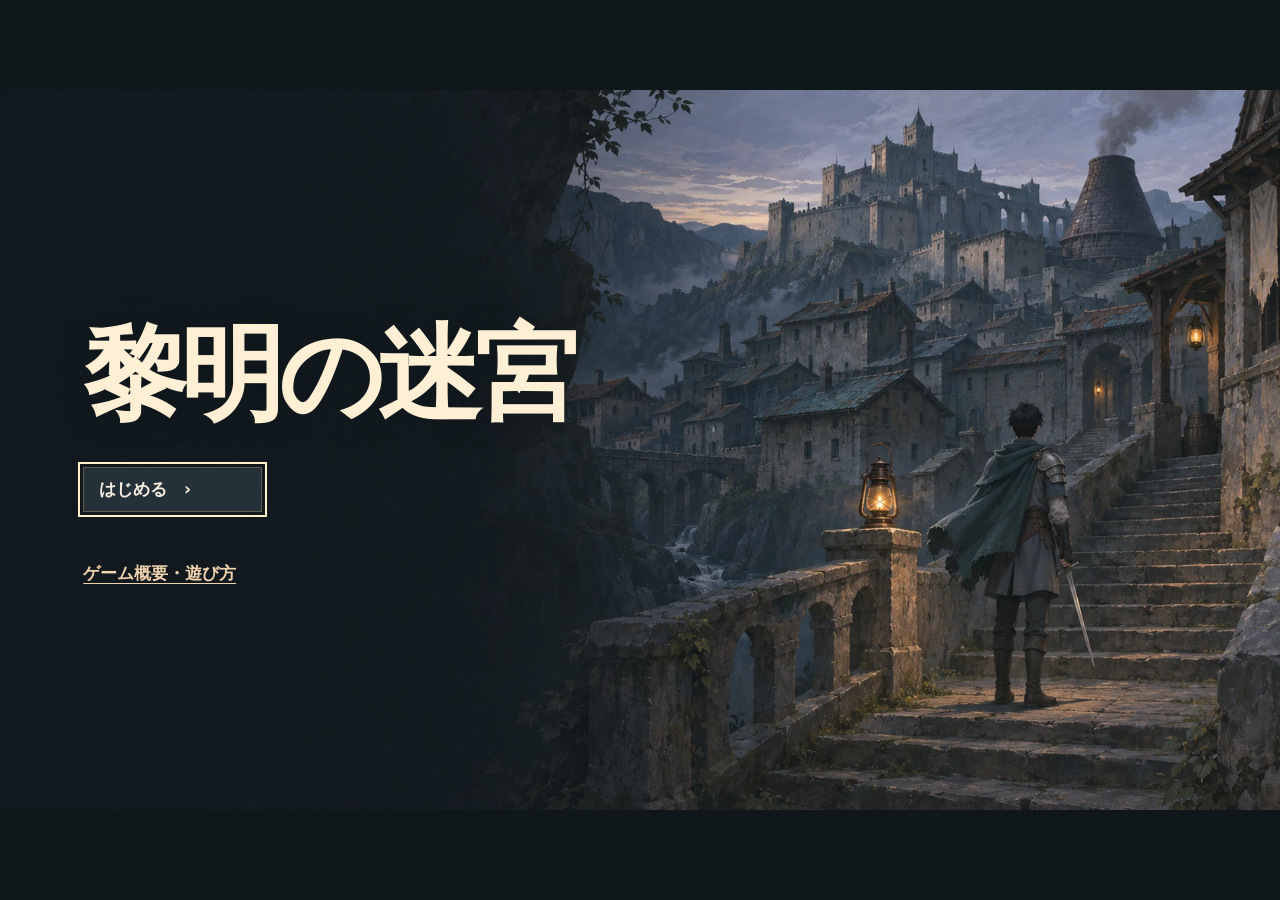
<file: index.html>
<!doctype html>
<html lang="ja">
<head>
  <meta charset="utf-8">
  <meta name="viewport" content="width=device-width, initial-scale=1">
  <title>黎明の迷宮</title>
  <link rel="stylesheet" href="game.css">
  <script defer src="rules.js"></script>
  <script defer src="effects.js"></script>
  <script defer src="game.js"></script>
</head>
<body>
  <div class="game-shell">
    <main id="game" aria-label="黎明の迷宮"></main>
    <a class="game-guide-link" href="guide/index.html">ゲーム概要・遊び方</a>
  </div>
</body>
</html>
</file>
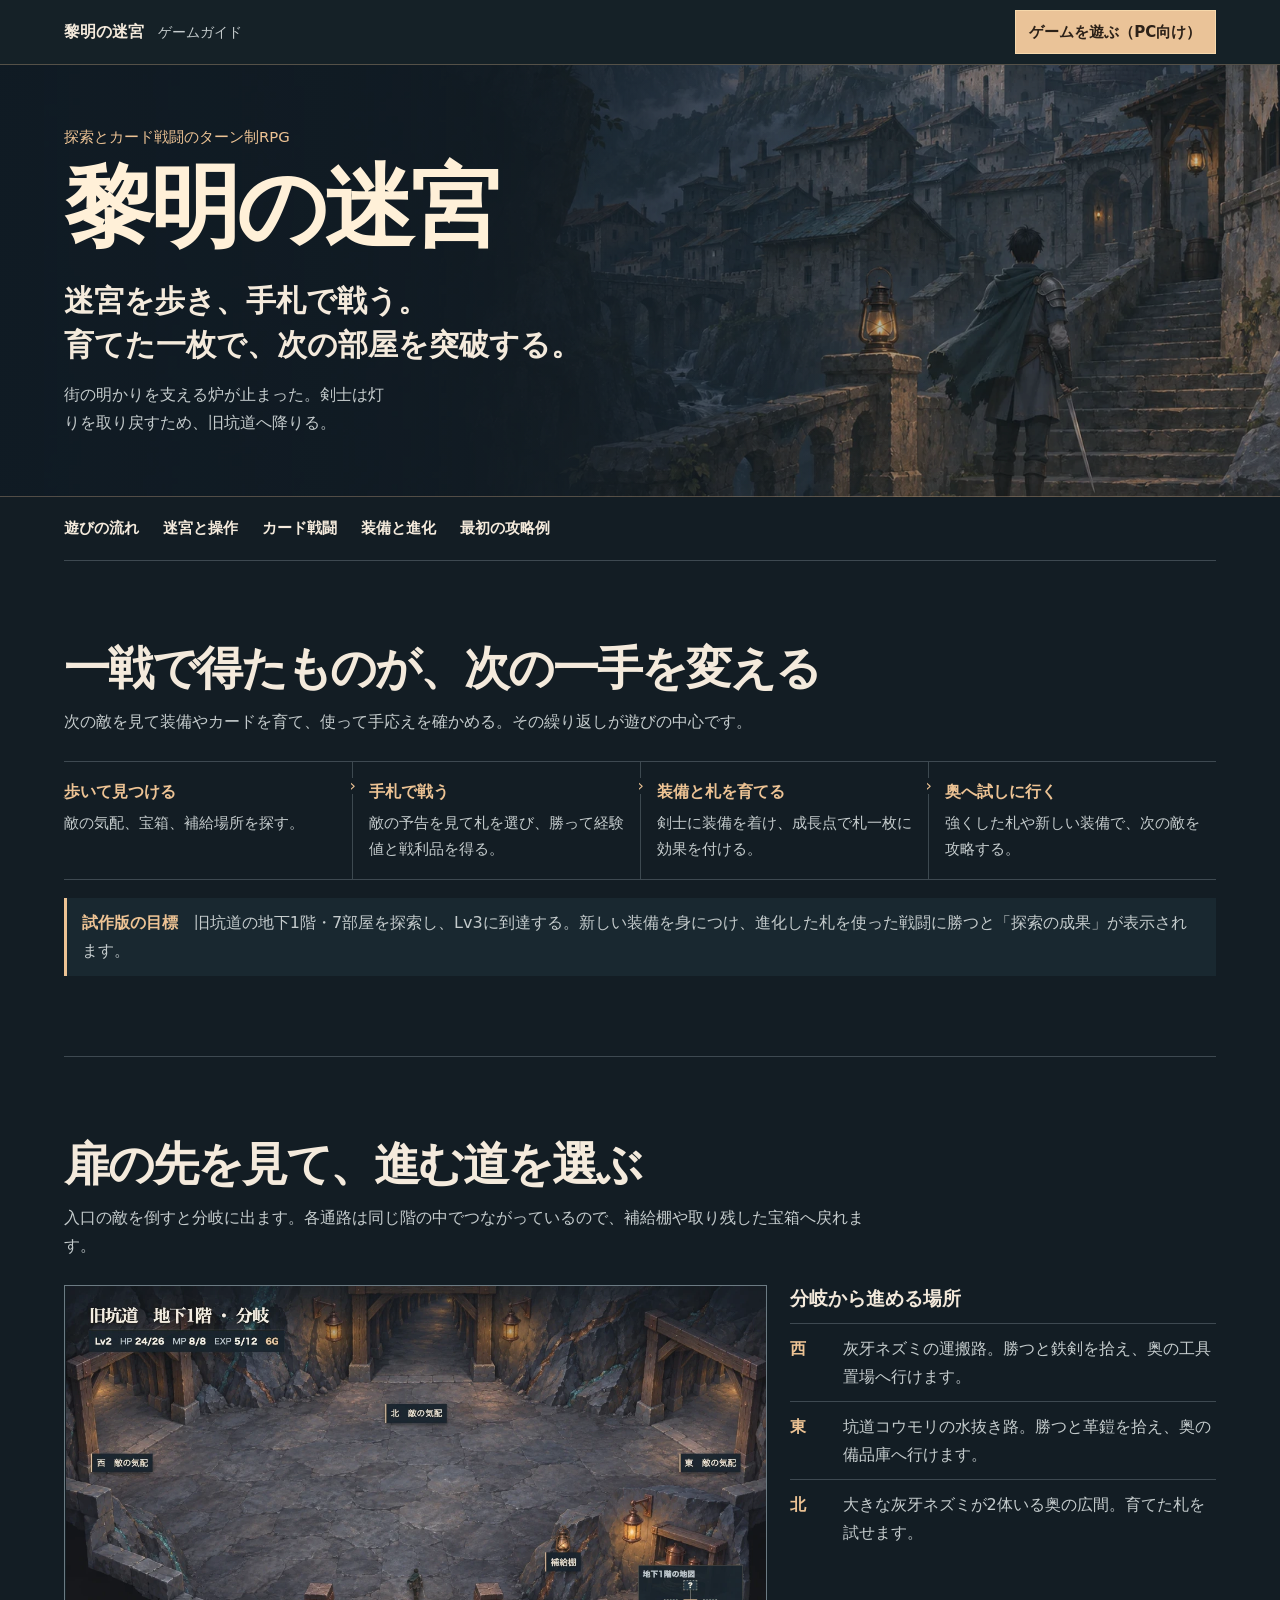
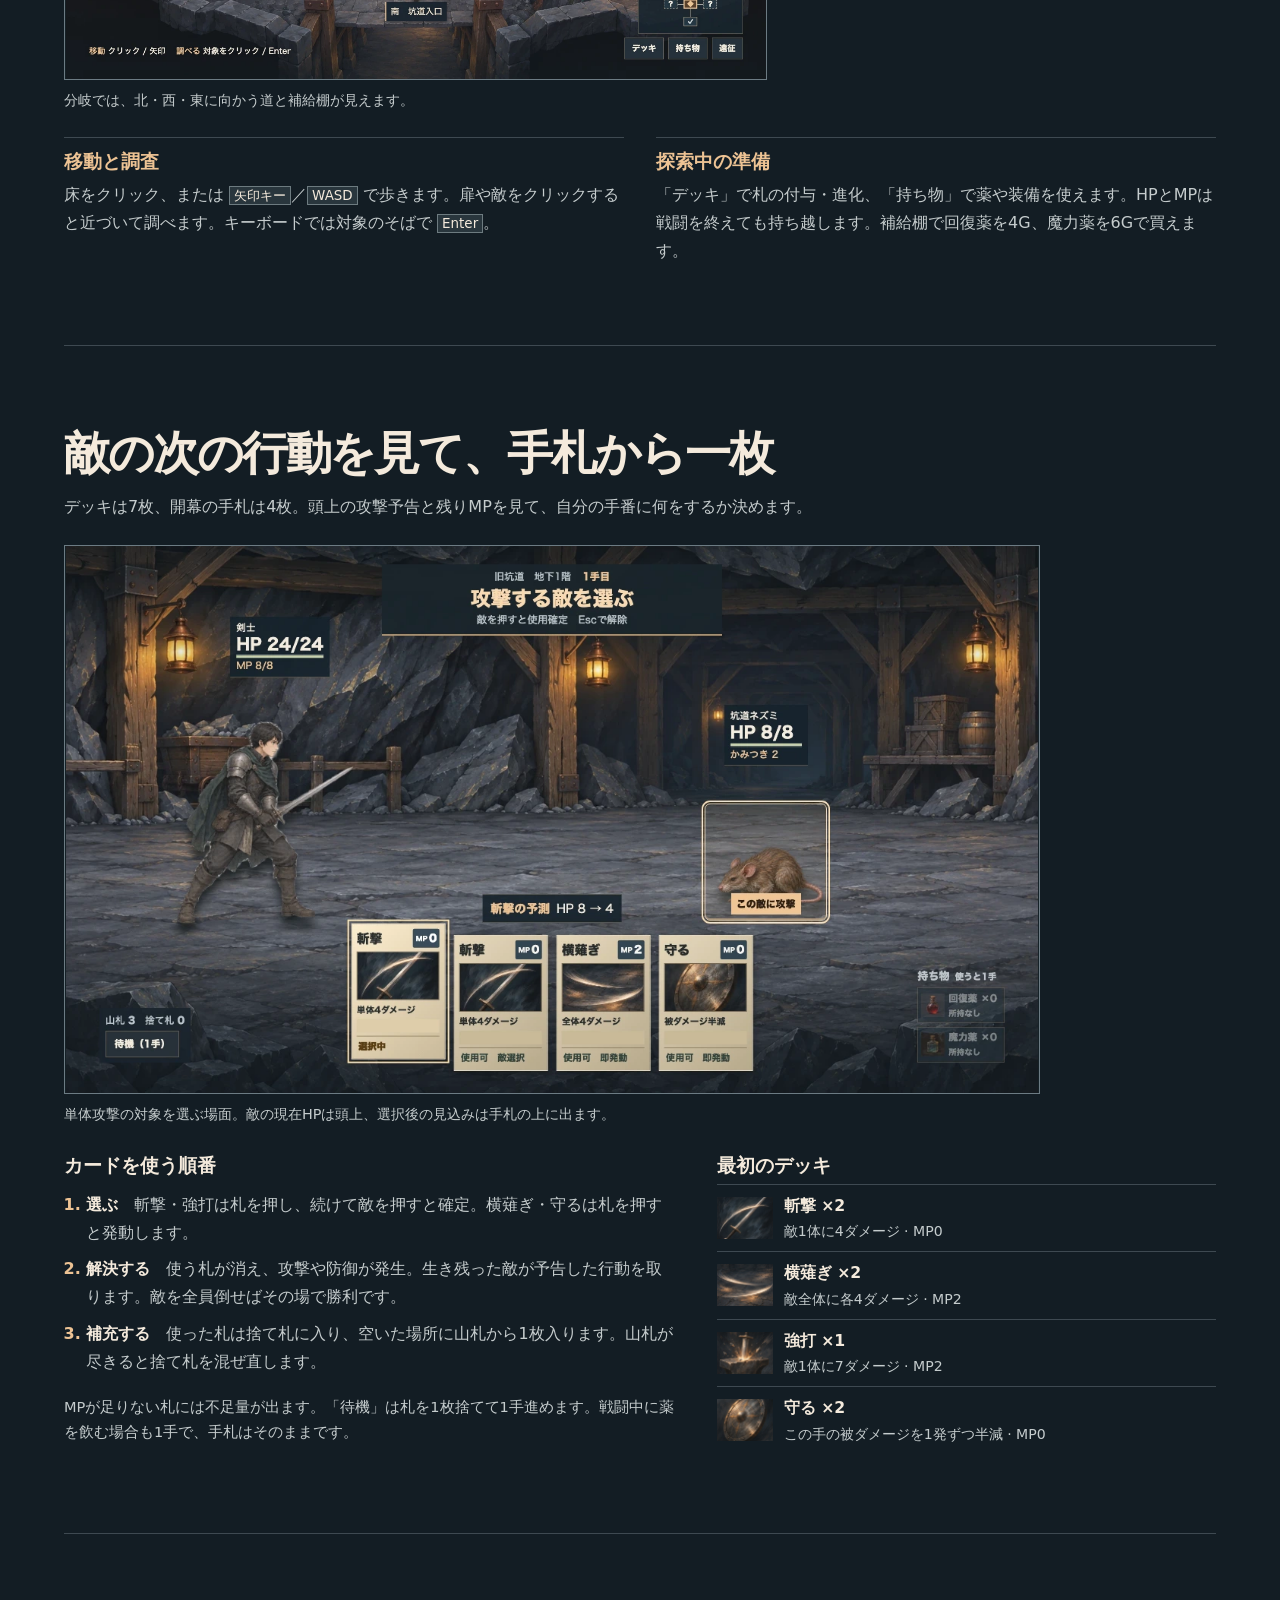
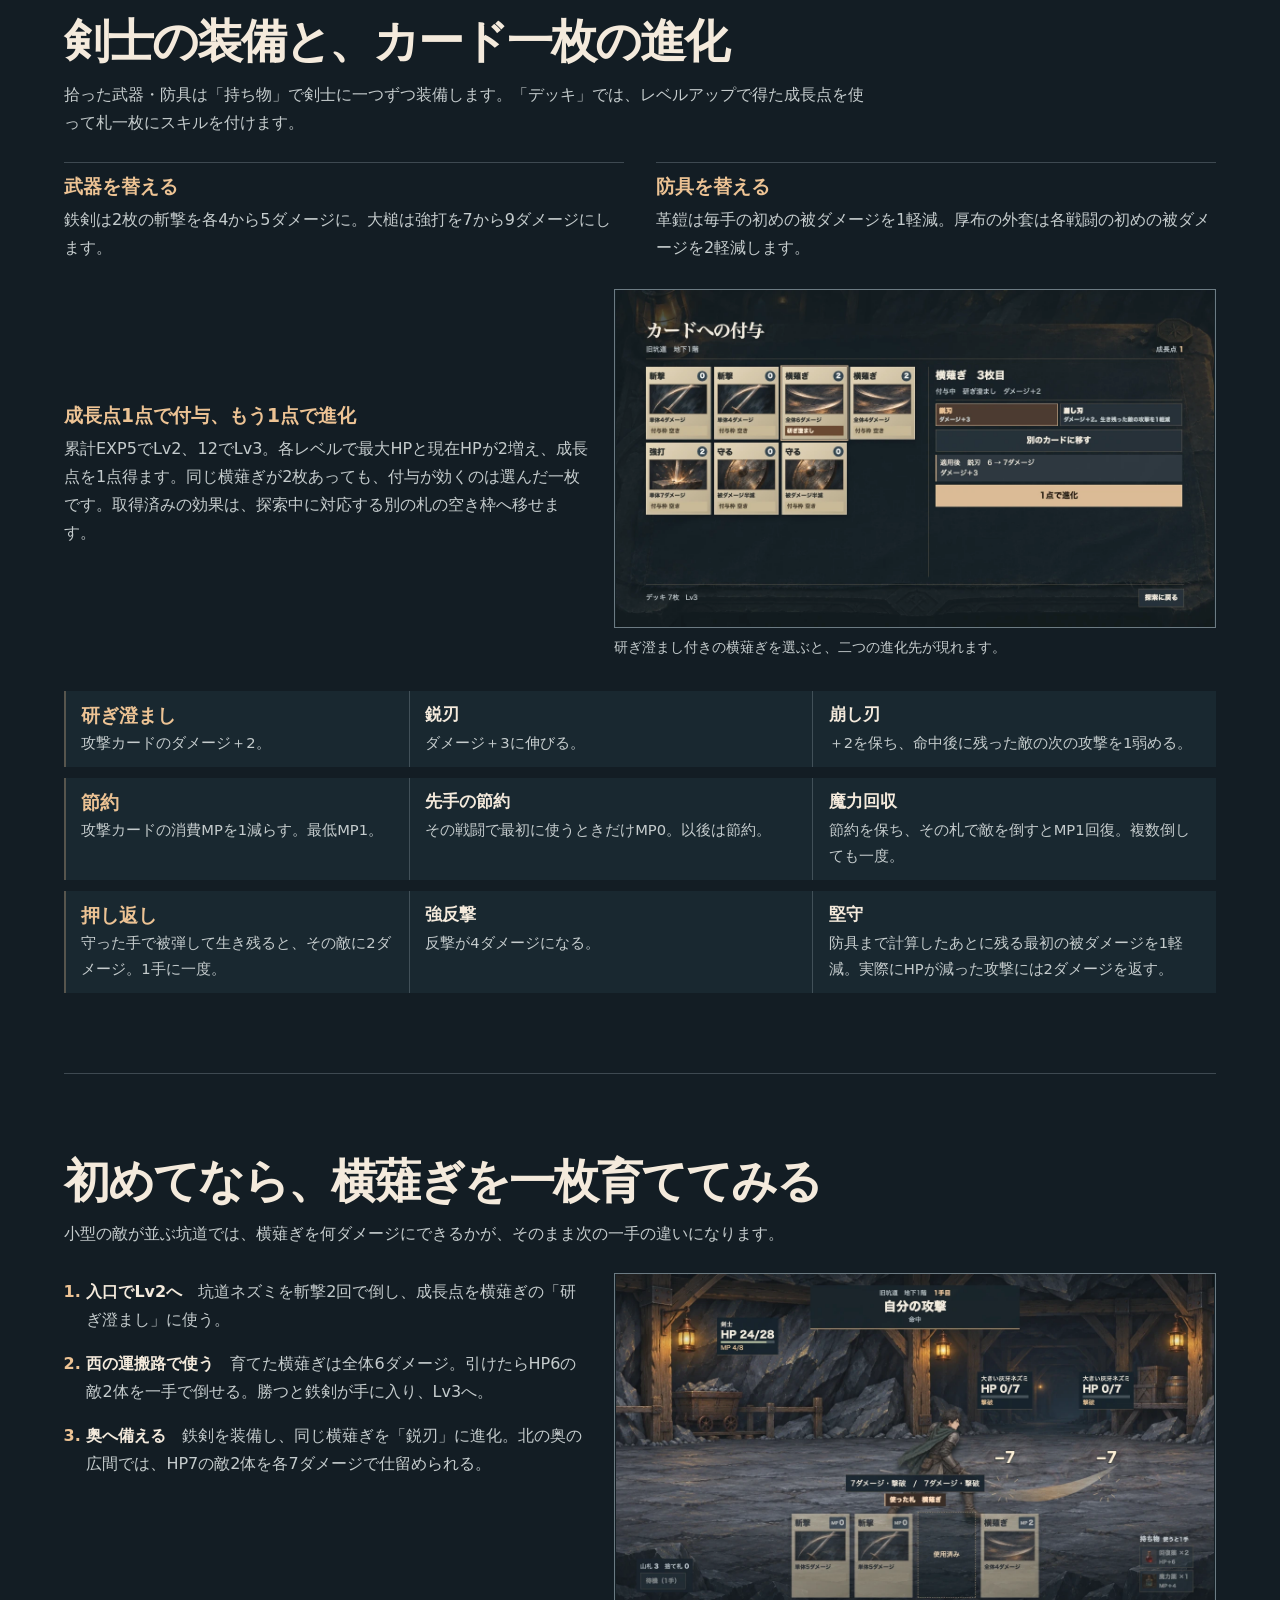
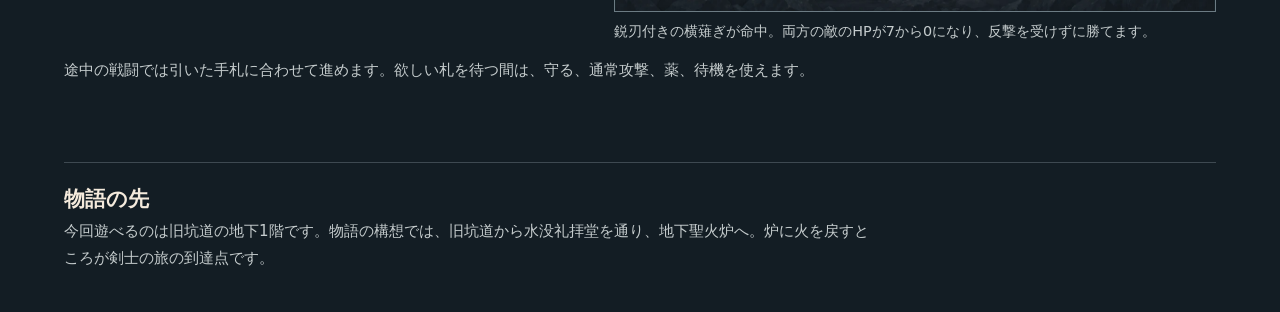
<file: guide/index.html>
<!doctype html>
<html lang="ja">
<head>
  <meta charset="utf-8">
  <meta name="viewport" content="width=device-width, initial-scale=1">
  <meta name="description" content="黎明の迷宮の概要と遊び方。旧坑道を探索し、手札で戦い、拾った装備とカードの進化で次の部屋を攻略するターン制RPG。">
  <meta name="theme-color" content="#131d24">
  <title>黎明の迷宮 | ゲーム概要と遊び方</title>
  <link rel="stylesheet" href="guide.css">
</head>
<body>
  <a class="skip" href="#overview">概要へ移動</a>
  <header class="masthead">
    <div class="shell masthead-inner">
      <p class="wordmark">黎明の迷宮 <span>ゲームガイド</span></p>
      <a class="play" href="../index.html">ゲームを遊ぶ<span class="desktop">（PC向け）</span></a>
    </div>
  </header>

  <main id="overview">
    <section class="hero" aria-labelledby="title">
      <div class="shell hero-copy">
        <p class="genre">探索とカード戦闘のターン制RPG</p>
        <h1 id="title">黎明の迷宮</h1>
        <p class="lead">迷宮を歩き、手札で戦う。<br>育てた一枚で、次の部屋を突破する。</p>
        <p>街の明かりを支える炉が止まった。剣士は灯りを取り戻すため、旧坑道へ降りる。</p>
      </div>
    </section>

    <div class="shell">
      <nav class="contents" aria-label="ページ内目次">
        <a href="#loop">遊びの流れ</a>
        <a href="#explore">迷宮と操作</a>
        <a href="#combat">カード戦闘</a>
        <a href="#growth">装備と進化</a>
        <a href="#first-run">最初の攻略例</a>
      </nav>

      <section id="loop" class="section">
        <header class="section-intro">
          <h2>一戦で得たものが、次の一手を変える</h2>
          <p>次の敵を見て装備やカードを育て、使って手応えを確かめる。その繰り返しが遊びの中心です。</p>
        </header>
        <ol class="loop">
          <li><b>歩いて見つける</b><p>敵の気配、宝箱、補給場所を探す。</p></li>
          <li><b>手札で戦う</b><p>敵の予告を見て札を選び、勝って経験値と戦利品を得る。</p></li>
          <li><b>装備と札を育てる</b><p>剣士に装備を着け、成長点で札一枚に効果を付ける。</p></li>
          <li><b>奥へ試しに行く</b><p>強くした札や新しい装備で、次の敵を攻略する。</p></li>
        </ol>
        <p class="goal"><b>試作版の目標</b>　旧坑道の地下1階・7部屋を探索し、Lv3に到達する。新しい装備を身につけ、進化した札を使った戦闘に勝つと「探索の成果」が表示されます。</p>
      </section>

      <section id="explore" class="section">
        <header class="section-intro">
          <h2>扉の先を見て、進む道を選ぶ</h2>
          <p>入口の敵を倒すと分岐に出ます。各通路は同じ階の中でつながっているので、補給棚や取り残した宝箱へ戻れます。</p>
        </header>
        <div class="split field-section">
          <figure>
            <img src="../assets/guide/junction.webp" width="1280" height="720" loading="lazy" alt="旧坑道の分岐。床を歩く剣士、北・西・東の扉、右下に地図とデッキ・持ち物ボタン。">
            <figcaption>分岐では、北・西・東に向かう道と補給棚が見えます。</figcaption>
          </figure>
          <div class="field-notes">
            <h3>分岐から進める場所</h3>
            <dl>
              <div><dt>西</dt><dd>灰牙ネズミの運搬路。勝つと鉄剣を拾え、奥の工具置場へ行けます。</dd></div>
              <div><dt>東</dt><dd>坑道コウモリの水抜き路。勝つと革鎧を拾え、奥の備品庫へ行けます。</dd></div>
              <div><dt>北</dt><dd>大きな灰牙ネズミが2体いる奥の広間。育てた札を試せます。</dd></div>
            </dl>
          </div>
        </div>
        <div class="input-notes">
          <div><h3>移動と調査</h3><p>床をクリック、または <kbd>矢印キー</kbd>／<kbd>WASD</kbd> で歩きます。扉や敵をクリックすると近づいて調べます。キーボードでは対象のそばで <kbd>Enter</kbd>。</p></div>
          <div><h3>探索中の準備</h3><p>「デッキ」で札の付与・進化、「持ち物」で薬や装備を使えます。HPとMPは戦闘を終えても持ち越します。補給棚で回復薬を4G、魔力薬を6Gで買えます。</p></div>
        </div>
      </section>

      <section id="combat" class="section">
        <header class="section-intro">
          <h2>敵の次の行動を見て、手札から一枚</h2>
          <p>デッキは7枚、開幕の手札は4枚。頭上の攻撃予告と残りMPを見て、自分の手番に何をするか決めます。</p>
        </header>
        <figure class="battle-picture">
          <img src="../assets/guide/target-choice.webp" width="1280" height="720" loading="lazy" alt="斬撃を選んだ状態の戦闘画面。上に「攻撃する敵を選ぶ」、ネズミに「この敵に攻撃」、下の予測にHP8から4。">
          <figcaption>単体攻撃の対象を選ぶ場面。敵の現在HPは頭上、選択後の見込みは手札の上に出ます。</figcaption>
        </figure>
        <div class="combat-detail">
          <div>
            <h3>カードを使う順番</h3>
            <ol class="instructions">
              <li><b>選ぶ</b>　斬撃・強打は札を押し、続けて敵を押すと確定。横薙ぎ・守るは札を押すと発動します。</li>
              <li><b>解決する</b>　使う札が消え、攻撃や防御が発生。生き残った敵が予告した行動を取ります。敵を全員倒せばその場で勝利です。</li>
              <li><b>補充する</b>　使った札は捨て札に入り、空いた場所に山札から1枚入ります。山札が尽きると捨て札を混ぜ直します。</li>
            </ol>
            <p class="minor">MPが足りない札には不足量が出ます。「待機」は札を1枚捨てて1手進めます。戦闘中に薬を飲む場合も1手で、手札はそのままです。</p>
          </div>
          <div class="card-key">
            <h3>最初のデッキ</h3>
            <ul>
              <li><img src="../assets/card-slash.webp" width="56" height="42" loading="lazy" alt=""><div><b>斬撃 ×2</b><small>敵1体に4ダメージ · MP0</small></div></li>
              <li><img src="../assets/card-sweep.webp" width="56" height="42" loading="lazy" alt=""><div><b>横薙ぎ ×2</b><small>敵全体に各4ダメージ · MP2</small></div></li>
              <li><img src="../assets/card-heavy.webp" width="56" height="42" loading="lazy" alt=""><div><b>強打 ×1</b><small>敵1体に7ダメージ · MP2</small></div></li>
              <li><img src="../assets/card-guard.webp" width="56" height="42" loading="lazy" alt=""><div><b>守る ×2</b><small>この手の被ダメージを1発ずつ半減 · MP0</small></div></li>
            </ul>
          </div>
        </div>
      </section>

      <section id="growth" class="section">
        <header class="section-intro">
          <h2>剣士の装備と、カード一枚の進化</h2>
          <p>拾った武器・防具は「持ち物」で剣士に一つずつ装備します。「デッキ」では、レベルアップで得た成長点を使って札一枚にスキルを付けます。</p>
        </header>
        <div class="gear">
          <div><h3>武器を替える</h3><p>鉄剣は2枚の斬撃を各4から5ダメージに。大槌は強打を7から9ダメージにします。</p></div>
          <div><h3>防具を替える</h3><p>革鎧は毎手の初めの被ダメージを1軽減。厚布の外套は各戦闘の初めの被ダメージを2軽減します。</p></div>
        </div>
        <div class="split training-section">
          <div>
            <h3>成長点1点で付与、もう1点で進化</h3>
            <p>累計EXP5でLv2、12でLv3。各レベルで最大HPと現在HPが2増え、成長点を1点得ます。同じ横薙ぎが2枚あっても、付与が効くのは選んだ一枚です。取得済みの効果は、探索中に対応する別の札の空き枠へ移せます。</p>
          </div>
          <figure>
            <img src="../assets/guide/evolution.webp" width="1280" height="720" loading="lazy" alt="カードへの付与画面。研ぎ澄まし付きの横薙ぎを選び、鋭刃か崩し刃へ進化させる。">
            <figcaption>研ぎ澄まし付きの横薙ぎを選ぶと、二つの進化先が現れます。</figcaption>
          </figure>
        </div>
        <div class="tree" aria-label="基本スキル3系統とそれぞれの進化先">
          <div class="branch">
            <div class="branch-root"><h3>研ぎ澄まし</h3><p>攻撃カードのダメージ＋2。</p></div>
            <div class="branch-leaf"><h4>鋭刃</h4><p>ダメージ＋3に伸びる。</p></div>
            <div class="branch-leaf"><h4>崩し刃</h4><p>＋2を保ち、命中後に残った敵の次の攻撃を1弱める。</p></div>
          </div>
          <div class="branch">
            <div class="branch-root"><h3>節約</h3><p>攻撃カードの消費MPを1減らす。最低MP1。</p></div>
            <div class="branch-leaf"><h4>先手の節約</h4><p>その戦闘で最初に使うときだけMP0。以後は節約。</p></div>
            <div class="branch-leaf"><h4>魔力回収</h4><p>節約を保ち、その札で敵を倒すとMP1回復。複数倒しても一度。</p></div>
          </div>
          <div class="branch">
            <div class="branch-root"><h3>押し返し</h3><p>守った手で被弾して生き残ると、その敵に2ダメージ。1手に一度。</p></div>
            <div class="branch-leaf"><h4>強反撃</h4><p>反撃が4ダメージになる。</p></div>
            <div class="branch-leaf"><h4>堅守</h4><p>防具まで計算したあとに残る最初の被ダメージを1軽減。実際にHPが減った攻撃には2ダメージを返す。</p></div>
          </div>
        </div>
      </section>

      <section id="first-run" class="section first-run">
        <header class="section-intro">
          <h2>初めてなら、横薙ぎを一枚育ててみる</h2>
          <p>小型の敵が並ぶ坑道では、横薙ぎを何ダメージにできるかが、そのまま次の一手の違いになります。</p>
        </header>
        <div class="split">
          <ol class="instructions walkthrough">
            <li><b>入口でLv2へ</b>　坑道ネズミを斬撃2回で倒し、成長点を横薙ぎの「研ぎ澄まし」に使う。</li>
            <li><b>西の運搬路で使う</b>　育てた横薙ぎは全体6ダメージ。引けたらHP6の敵2体を一手で倒せる。勝つと鉄剣が手に入り、Lv3へ。</li>
            <li><b>奥へ備える</b>　鉄剣を装備し、同じ横薙ぎを「鋭刃」に進化。北の奥の広間では、HP7の敵2体を各7ダメージで仕留められる。</li>
          </ol>
          <figure>
            <img src="../assets/guide/evolved-sweep.webp" width="1280" height="720" loading="lazy" alt="鋭刃付きの横薙ぎが命中し、奥の広間の敵2体に各7ダメージ。どちらもHP0。">
            <figcaption>鋭刃付きの横薙ぎが命中。両方の敵のHPが7から0になり、反撃を受けずに勝てます。</figcaption>
          </figure>
        </div>
        <p class="minor">途中の戦闘では引いた手札に合わせて進めます。欲しい札を待つ間は、守る、通常攻撃、薬、待機を使えます。</p>
      </section>

      <footer class="scope">
        <h2>物語の先</h2>
        <p>今回遊べるのは旧坑道の地下1階です。物語の構想では、旧坑道から水没礼拝堂を通り、地下聖火炉へ。炉に火を戻すところが剣士の旅の到達点です。</p>
      </footer>
    </div>
  </main>
</body>
</html>
</file>
<file: game.css>
@charset "UTF-8";
:root {
  color-scheme:dark; --ink:#f5eddf; --soft:#bdc5c9; --copper:#ecc395;
  --line:#a88e6a77; --dark:#151e24; --panel:#1d2931f2; --paper:#ddd0b4;
  font-family:"Hiragino Sans","Yu Gothic",system-ui,sans-serif;
  color:var(--ink); background:#10171b;
}
* { box-sizing:border-box; }
html,body { margin:0; min-height:100%; }
body { min-height:100dvh; display:grid; place-items:center; }
h1,h2,h3,p,ul,ol,figure { margin:0; }
button { font:inherit; color:inherit; cursor:pointer; }
button:disabled { color:#b1b5b4; cursor:default; }
button:focus-visible { outline:2px solid #fff0cc; outline-offset:3px; }
[hidden] { display:none !important; }
#game {
  position:relative; isolation:isolate; overflow:hidden; width:min(100vw, (100dvh * 16 / 9));
  aspect-ratio:16/9; container-type:inline-size; background:var(--dark); font-size:clamp(12px,1.35cqw,25px);
}
.screen { position:absolute; inset:0; isolation:isolate; overflow:hidden; }
.bg { position:absolute; inset:0; width:100%; height:100%; object-fit:cover; z-index:-3; }
.screen::before { content:""; position:absolute; inset:0; z-index:-2; pointer-events:none; }
.title::before,.departure::before { background:linear-gradient(90deg,#11191fe8,#11191f84 37%,transparent 64%); }
.intro { position:absolute; left:6.5%; top:32%; }
.display { font-family:"Hiragino Mincho ProN","Yu Mincho",serif; letter-spacing:-.065em; }
.intro h1 { font-size:8.1cqw; line-height:1.08; color:#ffefd5; text-shadow:0 2px 24px #10171b; }
.intro .btn { margin-top:2.7cqw; min-width:14cqw; text-align:left; }
.btn { border:1px solid var(--line); padding:.55em .86em; background:#26323af5; font-weight:680; color:var(--ink); }
.btn:not(:disabled):hover { background:#354450; border-color:var(--copper); }
.btn.accent { background:#dabb95; border-color:#edcda1; color:#251e16; }
.btn.accent:not(:disabled):hover { background:#edd0a9; color:#281c0d; }
.btn:disabled { opacity:.65; }
.subtitle { color:var(--copper); font-size:1.35cqw; margin-bottom:.25cqw; }
.mission { position:absolute; left:6.5%; top:15%; width:38%; }
.mission h1 { font-size:6.1cqw; margin-bottom:.6cqw; }
.mission p:not(.subtitle) { color:#dedfd9; line-height:1.7; margin-bottom:1.5cqw; max-width:18em; }
.mission .status { margin-top:2.3cqw; width:max-content; }
.status { padding:.55em .7em; display:flex; flex-wrap:wrap; gap:.45em 1em; align-items:center; color:var(--soft); background:#18242de8; border-top:1px solid var(--line); font-size:1.19cqw; }
.status b { color:var(--ink); font-variant-numeric:tabular-nums; }
.status strong { color:var(--copper); }
.field::before { background:linear-gradient(#11191f90,transparent 26%,transparent 75%,#11191fa4); }
.field-top { position:absolute; left:3.3%; top:4.8%; pointer-events:none; }
.field-top h1 { font-size:2.45cqw; line-height:1.26; margin-bottom:.5cqw; text-shadow:0 2px 7px #111; }
.tile-plane { position:absolute; inset:0; }
.tile { position:absolute; width:7.2%; height:10%; transform:translate(-50%,-54%); border:0; background:transparent; outline-offset:-2px; }
.tile:hover { background:#f3c99919; box-shadow:inset 0 -2px #d6ac7d7a; }
.field-actor,.field-object { position:absolute; z-index:1; pointer-events:none; width:6%; height:auto; transform:translate(-50%,-95%); filter:drop-shadow(0 8px 4px #111a); }
.field-object { width:7%; transform:translate(-50%,-88%); }
.field-object.bat { transform:translate(-50%,-105%); }
.hotspot { position:absolute; z-index:2; transform:translate(-50%,0); background:#17232cf1; border:0; border-left:2px solid var(--copper); padding:.34em .52em; color:#f0e2cd; font-size:1.23cqw; white-space:nowrap; box-shadow:0 3px 7px #1118; }
.hotspot:hover { background:#3d3225; }
.hotspot[aria-disabled="true"] { color:#d1c8bc; border-left-color:#978778; }
.field-side { position:absolute; right:3.3%; bottom:5%; z-index:3; display:grid; gap:.55cqw; justify-items:end; }
.map { position:relative; width:15cqw; height:9.8cqw; border:1px solid var(--line); background:#18242de9; }
.map h2 { position:absolute; left:.6cqw; top:.45cqw; font-size:1.11cqw; color:var(--soft); }
.map-node { position:absolute; display:grid; place-content:center; width:2cqw; height:1.37cqw; transform:translate(-50%,-50%); background:#253843; border:1px dashed #a99b86; font-size:.96cqw; font-weight:750; }
.map-node.seen { border-style:solid; color:#cfd4d4; }
.map-node.here { border:2px solid var(--copper); color:var(--copper); background:#57412d; }
.map-line { position:absolute; background:#b3a38b; height:1px; transform-origin:0 50%; }
.field-controls { display:flex; gap:.6cqw; font-size:1.16cqw; }
.field-tip { position:absolute; bottom:5.5%; left:3.3%; max-width:65%; pointer-events:none; font-size:1.15cqw; text-shadow:0 2px 5px #141518; }
.field-tip span { color:var(--copper); }
.battle::before { background:linear-gradient(#11191f82,transparent 23%,transparent 65%,#11191fbe); }
.battle-title { position:absolute; left:50%; top:3.3%; transform:translateX(-50%); width:35%; text-align:center; border-bottom:2px solid #b6956c; background:#19252cf0; color:var(--ink); padding:.5cqw 1cqw .68cqw; z-index:3; }
.battle-title p:first-child { font-size:1.03cqw; color:var(--soft); }
.battle-title b { margin-left:.8em; color:var(--copper); }
.phase-label { display:block; margin:.1cqw 0; font-size:2.1cqw; line-height:1.23; }
.phase-hint { color:var(--soft); font-size:max(11px,1.05cqw); min-height:1.42em; }
.battle[data-phase="player"] .phase-label,.battle[data-phase="aim"] .phase-label { color:#f8d9b2; }
.battle[data-phase="enemy"] .battle-title { background:#3a2724f5; border-color:#e6a084; }
.battle[data-phase="enemy"] .phase-label { color:#ffdfc6; }
.fighter { position:absolute; width:24%; bottom:29%; left:22%; height:54%; transform:translateX(-50%); display:grid; align-items:end; justify-items:center; pointer-events:none; }
.fighter img { width:100%; height:100%; object-fit:contain; object-position:bottom center; filter:drop-shadow(0 12px 6px #14191acd); }
.fighter.enemy { width:17%; height:30%; bottom:31%; pointer-events:auto; }
.fighter.enemy[data-type="rat"] { width:15%; }
.fighter.enemy[data-type="large"] { width:21%; }
.fighter.enemy[data-type="bat"] { bottom:40%; width:17%; height:31%; }
.fighter.enemy.dead { opacity:.18; pointer-events:none; }
.enemy-target { position:absolute; inset:27% 8% 2%; background:transparent; border:1px solid transparent; border-radius:7px; }
.enemy-target span { display:none; }
.enemy-target[data-targetable=true] { border-color:#edc393c4; box-shadow:inset 0 -2px #e9bc8b90; }
.enemy-target[data-targetable=true] span { display:block; position:absolute; bottom:4%; left:50%; transform:translateX(-50%); padding:.38em .56em; white-space:nowrap; font-size:1.01cqw; color:#2b1e12; background:#f0c696; font-weight:750; }
.enemy-target[data-targetable=true]:hover,.enemy-target[data-targetable=true]:focus-visible { border-color:#ffe0b0; background:#ffdaa317; outline:2px solid #ffe0b0; outline-offset:2px; }
.fighter-hud { position:absolute; left:50%; bottom:100%; transform:translateX(-50%); width:max-content; min-width:8.6cqw; padding:.38cqw .62cqw; background:#16232beb; border-bottom:1px solid var(--line); font-variant-numeric:tabular-nums; }
.fighter-hud b { font-size:1.65cqw; display:block; line-height:1.2; }
.fighter-hud span,.fighter-hud small { font-size:.99cqw; display:block; line-height:1.5; white-space:nowrap; }
.fighter-hud small { color:var(--copper); }
.fighter-hud meter { display:block; width:100%; height:.47cqw; background:#46535a; appearance:none; }
.fighter-hud meter::-webkit-meter-bar { height:100%; border:0; border-radius:0; background:#455259; }
.fighter-hud meter::-webkit-meter-optimum-value { background:#c8d2a6; }
.battle .fighter.hero .fighter-hud { bottom:87%; }
.battle .fighter.enemy .fighter-hud { bottom:96%; }
#fx { position:absolute; inset:0; width:100%; height:100%; z-index:4; pointer-events:none; }
.battle-result { position:absolute; inset:0; z-index:9; display:grid; place-items:center; background:#10171bb8; }
.result-box { background:#1c282ff5; border:1px solid var(--line); width:min(62%,48cqw); padding:2cqw; }
.result-box h2 { font-size:3cqw; margin-bottom:.7cqw; }
.result-box p { line-height:1.7; }
.result-box .btn { margin-top:1cqw; }
.result-box .result-level { color:var(--copper); }
.hand { position:absolute; left:50%; bottom:4%; transform:translateX(-50%); display:flex; align-items:end; gap:.9cqw; z-index:5; }
.card { --card-w:9.2cqw; width:var(--card-w); padding:.48cqw; display:block; text-align:left; color:#282c2b; border:1px solid #e8d9b9; background:linear-gradient(139deg,#e6d8bc,#b7a98c); box-shadow:0 .35cqw .8cqw #0e141890; }
button.card:disabled { opacity:.59; color:#272d30; cursor:default; }
.card-head { display:flex; align-items:center; justify-content:space-between; gap:.3cqw; font-size:1.31cqw; font-weight:780; white-space:nowrap; }
.cost { display:grid; place-content:center; background:#344552; width:1.7cqw; min-width:1.7cqw; aspect-ratio:1; border-radius:50%; color:#f8f6f0; font-size:1.05cqw; font-weight:790; }
.card img { display:block; width:100%; height:5.05cqw; object-fit:cover; margin:.35cqw 0; border:1px solid #776953; }
.card small { display:block; white-space:nowrap; font-weight:690; font-size:.91cqw; line-height:1.35; }
.card .inscription { margin-top:.37cqw; background:#c9ba99; color:#463e2e; padding:.21cqw .28cqw; min-height:1.36cqw; }
.card .inscription.set { background:#694933; color:#fff0db; }
.card .inscription.evolved { background:#6d502f; outline:1px solid #fff0bb88; }
.card.chosen,.card:not(:disabled):hover { outline:2px solid var(--copper); outline-offset:1px; }
.hand .card.chosen,.hand .card:not(:disabled):hover,.hand .card:focus-visible { transform:translateY(-.65cqw); }
.hand .card { transition:transform .13s ease; }
.battle-readout { position:absolute; z-index:5; bottom:31.1%; left:50%; transform:translateX(-50%); max-width:60%; display:grid; justify-items:center; gap:.24cqw; text-align:center; pointer-events:none; }
.prediction { padding:.46cqw .82cqw; font-size:1.22cqw; white-space:nowrap; background:#18232dee; border-block:1px solid var(--line); }
.prediction b { color:var(--copper); margin-right:.55em; }
.used-message { padding:.23cqw .7cqw; background:#392c26f4; border-left:2px solid var(--copper); color:#fbdabb; font-size:1.08cqw; font-weight:760; white-space:nowrap; }
.prediction:empty,.used-message:empty { display:none; }
.hand .card { --card-w:9.65cqw; }
.hand .cost { display:flex; align-items:center; gap:.17cqw; width:auto; min-width:2.25cqw; padding:.18cqw .29cqw; aspect-ratio:auto; border-radius:2px; white-space:nowrap; }
.hand .cost small { font-size:max(8px,.68cqw); }
.hand .card-use { margin-top:.35cqw; padding:.26cqw .17cqw; border-top:1px solid #8d8062; font-size:max(10px,.94cqw); color:#31423b; }
.hand .card[data-availability="short"] { filter:saturate(.28); opacity:.76; cursor:not-allowed; }
.hand .card[data-availability="short"] .card-use { color:#80281c; }
.hand .card[data-availability="short"]:hover,.hand .card[data-availability="short"]:focus-visible { transform:none; }
.hand .card[data-availability="selected"] .card-use { color:#523812; font-weight:850; }
.battle[aria-busy=true] .hand .card:not(.vacated):not(.arriving) .card-use { visibility:hidden; }
.battle-left { position:absolute; bottom:5.6%; left:3.4%; padding:.5cqw .65cqw; background:#19242de8; color:var(--soft); font-size:1cqw; z-index:5; }
.battle-left button { display:block; margin-top:.35cqw; }
.battle-items { position:absolute; right:3.4%; bottom:5.6%; z-index:5; display:grid; gap:.33cqw; min-width:9cqw; }
.battle-items h3 { color:var(--soft); font-size:1.1cqw; }
.battle-items h3 small { margin-left:.22em; font-size:.82em; }
.battle-items button { display:grid; grid-template-columns:2.4cqw auto; gap:.45cqw; align-items:center; font-size:.98cqw; text-align:left; padding:.28cqw; }
.battle-items img,.loot-chip img { width:2.4cqw; aspect-ratio:1; object-fit:cover; }
.detail { position:absolute; top:8%; left:5%; right:5%; bottom:6%; display:grid; grid-template-rows:auto minmax(0,1fr) auto; gap:1.25cqw; }
.overlay::before { background:#121e25bc; }
.detail-head { display:flex; align-items:end; justify-content:space-between; padding-bottom:.75cqw; border-bottom:1px solid var(--line); }
.detail-head h1 { font-size:3cqw; }
.detail-head b,.copper { color:var(--copper); }
.detail-head p { color:var(--soft); font-size:1.15cqw; }
.deck-layout { display:grid; grid-template-columns:1.05fr 1fr; gap:2.2cqw; min-height:0; }
.deck-grid { display:grid; grid-template-columns:repeat(4,minmax(0, 1fr)); gap:.55cqw; align-content:start; }
.deck-grid .card { width:100%; }
.deck-inspect { min-height:0; display:grid; align-content:start; gap:.56cqw; overflow:auto; padding:.14cqw .32cqw .15cqw 1.2cqw; border-left:1px solid var(--line); }
.deck-inspect h2 { font-size:1.72cqw; }
.deck-inspect p { font-size:1.13cqw; color:var(--soft); }
.deck-inspect .preview-line { background:#354148ba; padding:.5cqw .6cqw; color:var(--ink); border-left:2px solid var(--copper); }
.option-row { display:grid; grid-template-columns:1fr; gap:.35cqw; }
.option-row.two { grid-template-columns:1fr 1fr; border-top:1px solid var(--line); padding-top:.5cqw; }
.option-row .btn { font-size:1.09cqw; text-align:left; padding:.37cqw .52cqw; }
.option-row .btn[aria-pressed=true] { color:var(--copper); border-color:var(--copper); background:#4b3b30; }
.option-row small { display:block; color:#c4cbcb; font-size:.92cqw; line-height:1.3; }
.detail-foot { border-top:1px solid var(--line); padding-top:.65cqw; display:flex; justify-content:space-between; align-items:center; gap:1cqw; font-size:1.11cqw; color:var(--soft); }
.shelf { min-height:0; display:grid; grid-template-columns:1fr 1fr; gap:1.7cqw; overflow:auto; }
.shelf h2 { margin-bottom:.45cqw; font-size:1.5cqw; }
.shelf ul { list-style:none; margin:0; padding:0; }
.shelf li { display:grid; grid-template-columns:3.6cqw 1fr auto; gap:.65cqw; align-items:center; border-top:1px solid var(--line); padding:.48cqw 0; }
.shelf li img { width:3.6cqw; height:3.6cqw; object-fit:cover; }
.shelf b { display:block; font-size:1.24cqw; }
.shelf small { display:block; color:var(--soft); font-size:1.04cqw; margin-top:.15cqw; }
.shelf .btn { font-size:1.13cqw; }
.loot-list { display:flex; flex-wrap:wrap; gap:.5cqw; margin:.6cqw 0; }
.loot-chip { display:flex; gap:.4cqw; align-items:center; background:#283842; padding:.27cqw .5cqw; font-size:1.1cqw; }
.toast { position:absolute; z-index:12; top:4%; left:50%; transform:translateX(-50%); max-width:65%; white-space:nowrap; padding:.55cqw 1cqw; color:var(--ink); background:#25343cf3; border:1px solid var(--line); font-size:1.2cqw; pointer-events:none; }
@media (prefers-reduced-motion:reduce) { *,*::before,*::after { scroll-behavior:auto !important; transition:none !important; } }
.field-actor { transform:translate(-50%,-95%) scaleX(var(--facing,1)); }
.hand .card.chosen { outline:2px solid #f7d29f; outline-offset:3px; transform:translateY(-1.2cqw); filter:brightness(1.10); }
.hand .card.vacated { transform:none; background:#111d2450; outline:none; border:1px dashed #b99d78; position:relative; opacity:1; box-shadow:none; }
.hand .card.vacated > * { visibility:hidden; }
.hand .card.vacated::after { content:"使用済み"; position:absolute; inset:0; display:grid; place-items:center; color:#f3d7b5; font-size:1.1cqw; }
.card.played-card { position:absolute; transform-origin:50% 52%; z-index:6; pointer-events:none; outline:2px solid #f3c694; filter:brightness(1.10); }
.card.played-card .card-use { display:none; }
.hand .card.arriving { transition:none; }

.game-shell { position:relative; width:max-content; }
.game-guide-link { display:none; }
#game:has(.title) + .game-guide-link {
  display:inline-flex; position:absolute; z-index:8; top:65%; left:6.5%;
  align-items:center; padding:.3em 0; color:#f0d3af; font-size:clamp(12px,1.3vw,19px); font-weight:680;
  text-underline-offset:.25em;
}
.game-guide-link:focus-visible { outline:2px solid var(--copper); outline-offset:.25em; }
.game-guide-link:hover { color:#ffe4bf; }
</file>
<file: guide/guide.css>
@charset "UTF-8";
:root {
  color-scheme:dark;
  --ground:#131d24;
  --raised:#192830;
  --ink:#f4eadc;
  --muted:#c5cccd;
  --copper:#edc394;
  --line:#84929b60;
  --edge:#a991746e;
  --display:"Hiragino Mincho ProN","Yu Mincho",serif;
  font:400 100%/1.75 "Hiragino Sans","Yu Gothic",system-ui,sans-serif;
  background:var(--ground);
  color:var(--ink);
}
* { box-sizing:border-box; }
body,h1,h2,h3,h4,p,ul,ol,dl,dd,figure { margin:0; }
a { color:var(--copper); text-underline-offset:.25em; }
a:focus-visible { outline:2px solid var(--copper); outline-offset:.25rem; }
img { display:block; max-width:100%; height:auto; }
h1,h2 { font-family:var(--display); line-height:1.21; letter-spacing:-.045em; text-wrap:balance; }
h2 { font-size:clamp(1.75rem,3.7vw,2.9rem); }
h3 { font-size:1.17rem; line-height:1.5; }
h4 { font-size:1.07rem; line-height:1.45; }
p { color:var(--muted); }
.shell { width:min(calc(100% - 2.5rem),72rem); margin-inline:auto; }
.skip { position:absolute; z-index:5; top:.8rem; left:.8rem; transform:translateY(-200%); background:#17242a; padding:.6rem; }
.skip:focus { transform:none; }
.masthead { background:#152127; border-bottom:1px solid var(--edge); }
.masthead-inner { min-height:4rem; display:flex; flex-wrap:wrap; align-items:center; justify-content:space-between; gap:.5rem 1.5rem; padding-block:.5rem; }
.wordmark { color:var(--ink); font-weight:730; font-size:1rem; }
.wordmark span { margin-left:.55rem; color:var(--muted); font-weight:500; font-size:.86rem; }
.play { padding:.47rem .85rem; background:#eac398; color:#2c2118; border:1px solid #f6d8ab; text-decoration:none; font-size:.94rem; font-weight:740; }
.play:hover { background:#f6d9b5; color:#261a10; }
.desktop { display:none; }
.hero {
  isolation:isolate;
  display:grid;
  align-content:center;
  min-height:27rem;
  background:linear-gradient(90deg,#101b24fc 2%,#101b24dd 32%,#101b2440 74%),url("../assets/title.webp") center 52% / cover,#18242b;
  border-bottom:1px solid var(--edge);
}
.hero-copy { padding-block:3rem; }
.hero .genre { color:var(--copper); font-size:.93rem; }
.hero h1 { font-size:clamp(3rem,7vw,6rem); color:#fff0d8; margin:.25rem 0 1rem; }
.hero .lead { font-size:clamp(1.23rem,2.5vw,1.85rem); font-weight:720; line-height:1.5; color:var(--ink); margin-bottom:.85rem; }
.hero-copy p:last-child { max-width:32ch; }
.contents { display:flex; flex-wrap:wrap; gap:.05rem 1.5rem; padding:.6rem 0; border-bottom:1px solid var(--line); }
.contents a { display:flex; align-items:center; min-height:2.75rem; text-decoration:none; color:var(--ink); font-weight:630; font-size:.95rem; }
.contents a:hover { color:var(--copper); text-decoration:underline; }
.section { padding-block:clamp(2.4rem,6.5vw,5rem); border-bottom:1px solid var(--line); scroll-margin-top:1rem; }
.section-intro { max-width:50rem; margin-bottom:1.55rem; }
.section-intro h2 { margin-bottom:.65rem; }
.loop { display:grid; grid-template-columns:repeat(4,minmax(0,1fr)); border-block:1px solid var(--line); padding:0; list-style:none; }
.loop li { position:relative; padding:1rem; }
.loop li:first-child { padding-left:0; }
.loop li+li { border-left:1px solid var(--line); }
.loop li+li::before { content:"›"; position:absolute; left:-.32rem; top:1.05rem; padding:0 .1rem; line-height:1; background:var(--ground); color:var(--copper); }
.loop b { color:var(--copper); display:block; margin-bottom:.25rem; }
.loop p { font-size:.95rem; }
.goal { margin-top:1.15rem; border-left:3px solid var(--copper); background:var(--raised); padding:.7rem .92rem; }
.goal b { color:var(--copper); }
.split { display:grid; grid-template-columns:minmax(0,1fr); align-items:start; gap:1.4rem; }
figure img { width:100%; aspect-ratio:16/9; object-fit:contain; border:1px solid #6c7b83; background:#152127; }
figcaption { margin-top:.45rem; color:var(--muted); font-size:.9rem; }
.field-notes h3 { margin-bottom:.65rem; }
.field-notes dl > div { display:grid; grid-template-columns:2.6rem minmax(0,1fr); gap:.7rem; align-items:start; padding:.66rem 0; border-top:1px solid var(--line); }
.field-notes dt { color:var(--copper); font-weight:750; }
.field-notes dd { color:var(--muted); }
.input-notes,.gear { margin-top:1.5rem; display:grid; grid-template-columns:1fr 1fr; gap:1rem 2rem; }
.input-notes div,.gear div { border-top:1px solid var(--line); padding-top:.65rem; }
.input-notes h3,.gear h3,.training-section h3 { margin-bottom:.3rem; color:var(--copper); }
kbd { padding:.08rem .25rem; background:#29363d; border:1px solid #6d7b80; font:inherit; font-size:.84em; white-space:nowrap; color:var(--ink); }
.battle-picture { width:min(100%,61rem); }
.combat-detail { margin-top:1.55rem; display:grid; grid-template-columns:minmax(0,1fr); gap:1.45rem 2.5rem; }
.instructions { list-style-position:outside; padding-left:1.4rem; color:var(--muted); margin-top:.4rem; }
.instructions li { padding:.28rem 0; }
.instructions li::marker { color:var(--copper); font-weight:750; }
.instructions b { color:var(--ink); }
.minor { font-size:.91rem; margin-top:.8rem; }
.card-key ul { list-style:none; padding:0; margin-top:.25rem; }
.card-key li { display:grid; grid-template-columns:3.5rem minmax(0,1fr); align-items:center; gap:.65rem; padding:.45rem 0; border-top:1px solid var(--line); }
.card-key img { width:3.5rem; height:2.625rem; object-fit:cover; }
.card-key b { display:block; font-size:.98rem; }
.card-key small { display:block; font-size:.88rem; color:var(--muted); }
.gear { margin-top:0; }
.training-section { margin-top:1.7rem; align-items:center; }
.tree { margin-top:1.9rem; display:grid; gap:.7rem; }
.branch { display:grid; grid-template-columns:1fr; background:#192830; border-left:2px solid var(--edge); }
.branch-root,.branch-leaf { padding:.7rem .95rem; }
.branch-root h3 { color:var(--copper); }
.branch-leaf h4 { color:var(--ink); padding-bottom:.2rem; }
.branch-leaf { border-top:1px solid var(--line); }
.branch p { font-size:.92rem; }
.walkthrough { margin-top:0; }
.walkthrough li+li { margin-top:.45rem; }
.scope { padding:1.5rem 0 2.6rem; }
.scope h2 { font-size:1.3rem; font-family:inherit; letter-spacing:0; margin-bottom:.35rem; }
.scope p { max-width:51rem; font-size:.94rem; }
@media(min-width:48rem) {
  .desktop { display:inline; }
  .split { grid-template-columns:minmax(0,1fr) minmax(0,1.14fr); }
  .field-section { grid-template-columns:minmax(0,1.65fr) minmax(0,1fr); }
  .combat-detail { grid-template-columns:minmax(0,1.23fr) minmax(0,1fr); }
  .branch { grid-template-columns:minmax(0,.85fr) repeat(2,minmax(0,1fr)); }
  .branch-leaf { border-top:0; border-left:1px solid var(--line); }
}
@media(max-width:47.99rem) {
  .loop { grid-template-columns:1fr 1fr; }
  .loop li { padding:.8rem; }
  .loop li:nth-child(odd) { border-left:0; padding-left:0; }
  .loop li:nth-child(odd)::before { display:none; }
  .loop li:nth-child(n+3) { border-top:1px solid var(--line); }
  .hero { min-height:23.5rem; background-position:58% center; }
}
@media(max-width:31rem) {
  .shell { width:calc(100% - 2rem); }
  .hero { background-image:linear-gradient(90deg,#101b24fa,#101b24b5 67%,#101b2477),url("../assets/title.webp"); }
  .wordmark span { display:block; margin-left:0; }
  .contents { gap:0 .9rem; }
  .input-notes,.gear { grid-template-columns:1fr; }
}
</file>
